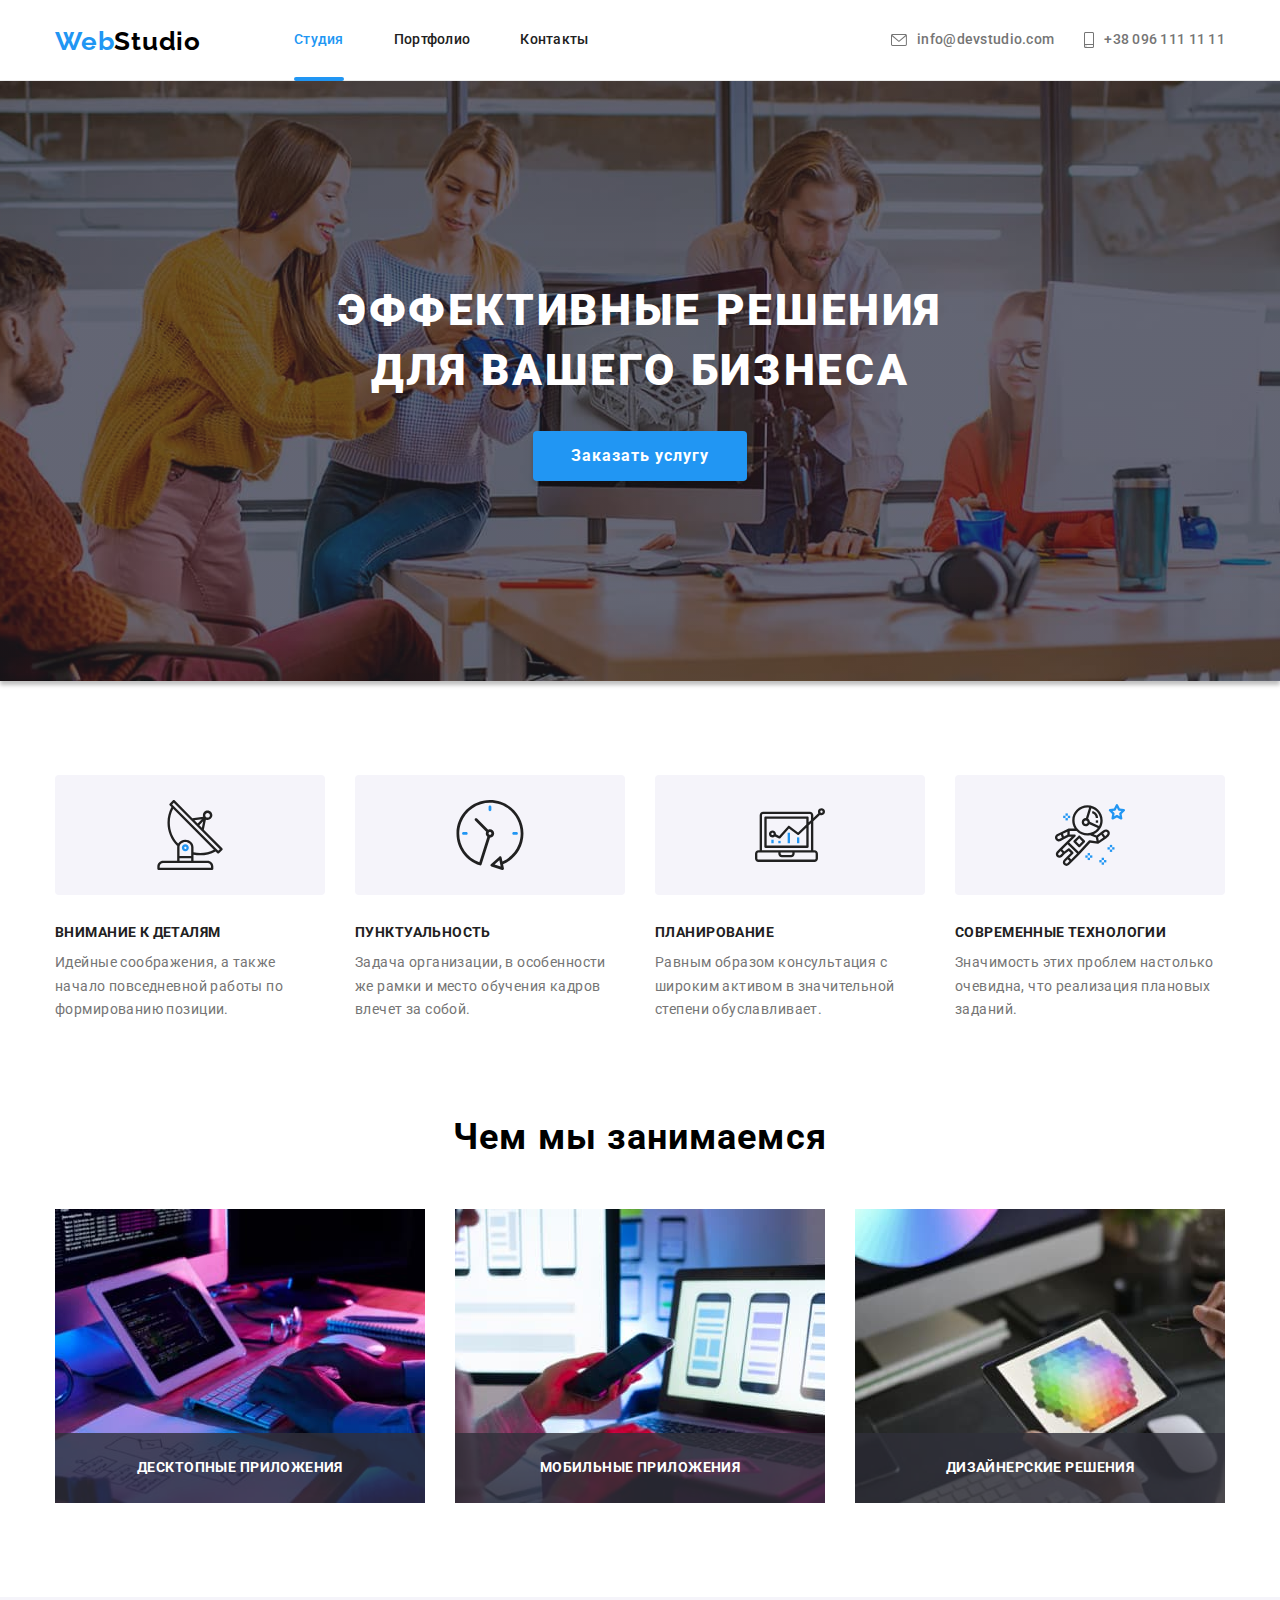
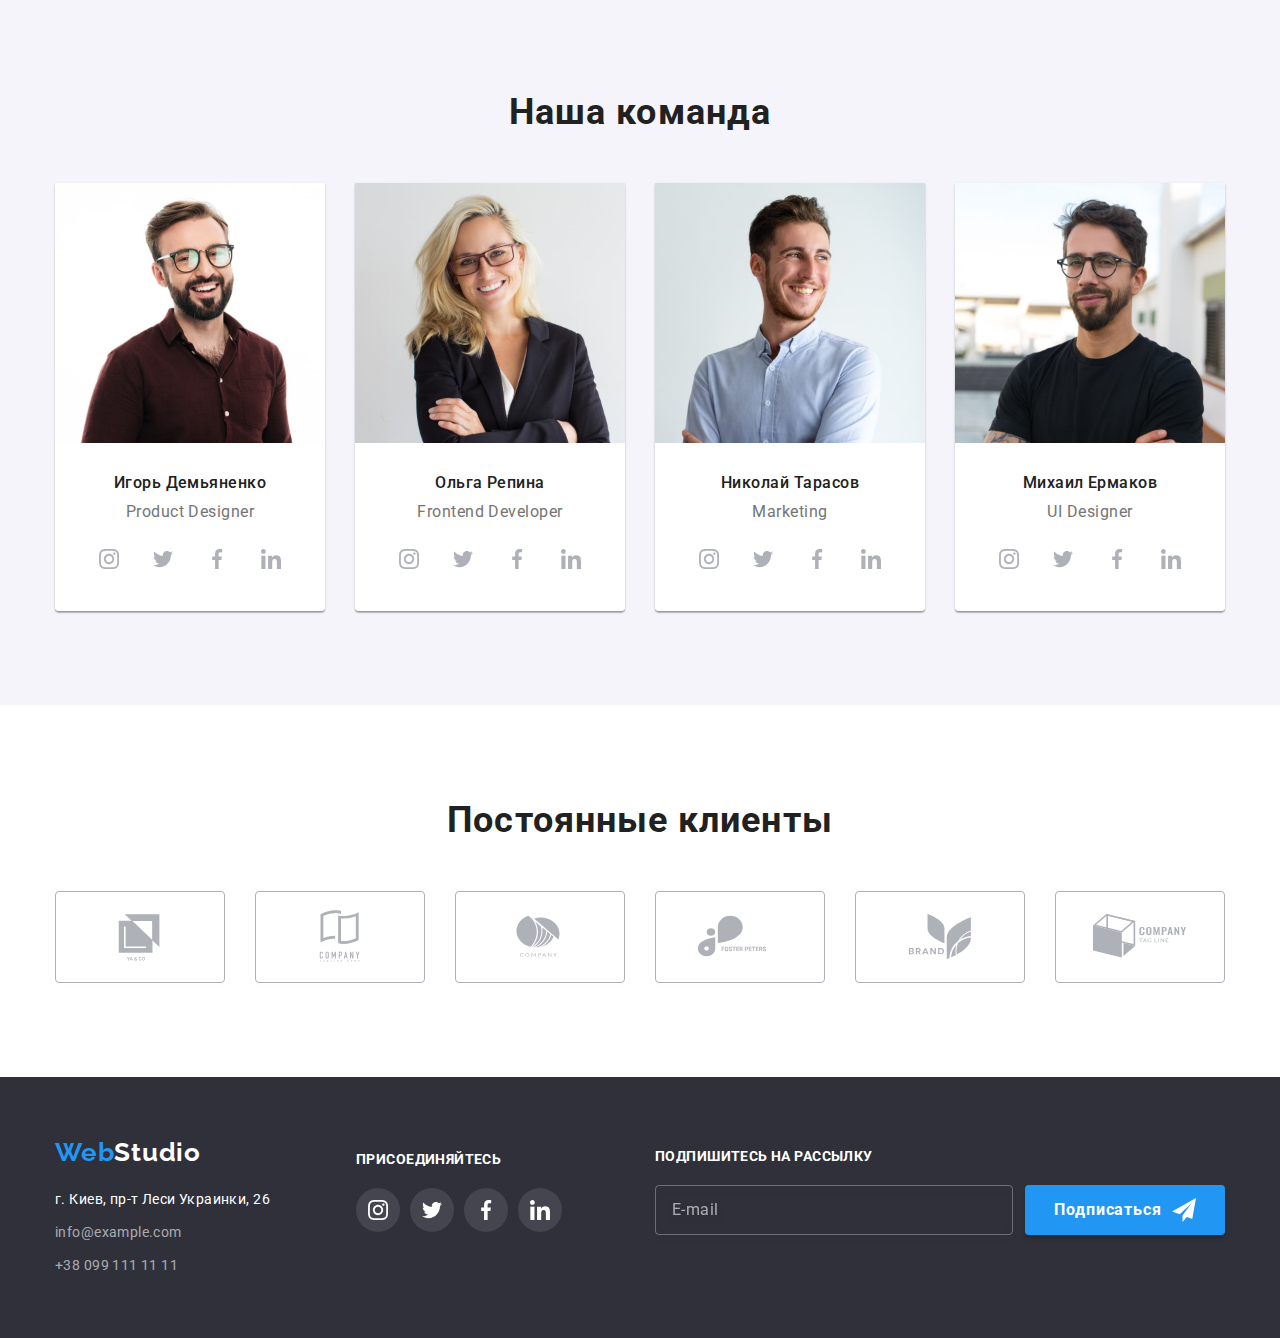
<file: index.html>
<!DOCTYPE html>
<html lang="ru">
	<head>
		<meta charset="UTF-8" />
		<meta http-equiv="X-UA-Compatible" content="IE=edge" />
		<meta name="viewport" content="width=device-width, initial-scale=1.0" />
		<link rel="preconnect" href="https://fonts.googleapis.com" />
		<link rel="preconnect" href="https://fonts.gstatic.com" crossorigin />
		<link
			href="https://fonts.googleapis.com/css2?family=Raleway:wght@700&family=Roboto:wght@400;500;700;900&display=swap"
			rel="stylesheet"
		/>
		<title>Студия</title>
		<link
			rel="stylesheet"
			href="https://cdnjs.cloudflare.com/ajax/libs/modern-normalize/1.1.0/modern-normalize.min.css"
		/>
		<link rel="stylesheet" href="./css/main.min.css" />
	</head>
	<body>
		<header class="header">
			<div class="container">
				<a href="" class="logo-header link">
					<span class="logo-web" lang="en">Web</span>
					<span class="logo-studio logo-studio--dark" lang="en">Studio</span>
				</a>
				<nav class="nav">
					<ul class="nav__list list">
						<li class="nav__item"><a href="" class="nav__link link current">Студия</a></li>
						<li class="nav__item"><a href="./portfolio.html" class="nav__link link">Портфолио</a></li>
						<li class="nav__item"><a href="" class="nav__link link">Контакты</a></li>
					</ul>
				</nav>
				<ul class="contacts list">
					<li class="contacts__item mail">
						<a href="mailto:info@devstudio.com" class="contacts__link link">
							<svg class="contacts__icon" width="16" height="12">
								<use href="./images/icons.svg#icon-envelope"></use>
							</svg>
							info@devstudio.com
						</a>
					</li>
					<li class="contacts__item phone">
						<a href="tel:+380961111111" class="contacts__link link">
							<svg class="contacts__icon" width="10" height="16">
								<use href="./images/icons.svg#icon-smartphone"></use>
							</svg>
							+38 096 111 11 11
						</a>
					</li>
				</ul>
				<button type="button" class="menu-open-btn">
					<svg class="menu-open-btn__icon" width="24" height="16">
						<use href="./images/icons.svg#icon-menu"></use>
					</svg>
				</button>
			</div>
			<div class="mob-menu is-hidden">
				<div class="container">
					<div class="mob-menu__top">
						<button type="button" class="close-open-btn">
							<svg class="mob-menu__icon" width="19" height="19">
								<use href="./images/icons.svg#icon-mobmenu-close"></use>
							</svg>
						</button>
						<ul class="mob-menu__list list">
							<li class="mob-menu__item"><a href="" class="mob-menu__link link current">Студия</a></li>
							<li class="mob-menu__item"><a href="./portfolio.html" class="mob-menu__link link">Портфолио</a></li>
							<li class="mob-menu__item"><a href="" class="mob-menu__link link">Контакты</a></li>
						</ul>
					</div>
					<div class="mob-menu__bottom">
						<ul class="mob-menu-contacts list">
							<li class="mob-menu-contacts__item phone">
								<a href="tel:+380961111111" class="mob-menu-contacts__link phone link">+38 096 111 11 11</a>
							</li>
							<li class="mob-menu-contacts__item mail">
								<a href="mailto:info@devstudio.com" class="mob-menu-contacts__link mail link">info@devstudio.com</a>
							</li>
						</ul>
						<ul class="mob-menu-soc list">
							<li class="mob-menu-soc__item">
								<a href="" class="mob-menu-soc__link link">Instagram</a>
							</li>
							<li class="mob-menu-soc__item">
								<a href="" class="mob-menu-soc__link link">Twitter</a>
							</li>
							<li class="mob-menu-soc__item">
								<a href="" class="mob-menu-soc__link link">Facebook</a>
							</li>
							<li class="mob-menu-soc__item">
								<a href="" class="mob-menu-soc__link link">LinkedIn</a>
							</li>
						</ul>
					</div>
				</div>
			</div>
		</header>
		<main>
			<section class="hero">
				<div class="container background-image">
					<div class="hero-content">
						<h1 class="hero-title">Эффективные решения для вашего бизнеса</h1>
						<button type="button" class="btn" data-modal-open><span class="order">Заказать услугу</span></button>
					</div>
				</div>
			</section>
			<section class="benefits-sec">
				<div class="container">
					<h2 class="visually-hidden">Наши преимущества</h2>
					<ul class="benefits list">
						<li class="benefits__item">
							<div class="benefits__icon">
								<svg class="benefits__svg" width="70" height="70">
									<use href="./images/icons.svg#icon-antenna"></use>
								</svg>
							</div>
							<h3 class="benefits__title">Внимание к деталям</h3>
							<p class="benefits__body">
								Идейные соображения, а также начало повседневной работы по формированию позиции.
							</p>
						</li>
						<li class="benefits__item">
							<div class="benefits__icon">
								<svg class="benefits__svg" width="70" height="70">
									<use href="./images/icons.svg#icon-clock"></use>
								</svg>
							</div>
							<h3 class="benefits__title">Пунктуальность</h3>
							<p class="benefits__body">
								Задача организации, в особенности же рамки и место обучения кадров влечет за собой.
							</p>
						</li>
						<li class="benefits__item">
							<div class="benefits__icon">
								<svg class="benefits__svg" width="70" height="70">
									<use href="./images/icons.svg#icon-diagram"></use>
								</svg>
							</div>
							<h3 class="benefits__title">Планирование</h3>
							<p class="benefits__body">
								Равным образом консультация с широким активом в значительной степени обуславливает.
							</p>
						</li>
						<li class="benefits__item">
							<div class="benefits__icon">
								<svg class="benefits__svg" width="70" height="70">
									<use href="./images/icons.svg#icon-astronaut"></use>
								</svg>
							</div>
							<h3 class="benefits__title">Современные технологии</h3>
							<p class="benefits__body">Значимость этих проблем настолько очевидна, что реализация плановых заданий.</p>
						</li>
					</ul>
				</div>
			</section>
			<section class="activity">
				<div class="container">
					<h2 class="activity-title">Чем мы занимаемся</h2>
					<ul class="activity-list list">
						<li class="activity-list-item">
							<picture>
								<source srcset="./images/box-1.jpg 1x, ./images/box-1-2x.jpg 2x" media="(min-width: 1200px)" />
								<img src="./images/box-1.jpg" alt="Верстка кода" width="370" class="img" />
							</picture>
							<div class="activity-label"><p class="activity-label-text">ДЕСКТОПНЫЕ ПРИЛОЖЕНИЯ</p></div>
						</li>
						<li class="activity-list-item">
							<picture>
								<source srcset="./images/box-2.jpg 1x, ./images/box-2-2x.jpg 2x" media="(min-width: 1200px)" />
								<img src="./images/box-2.jpg" alt="Структурирование контента" width="370" class="img" />
							</picture>
							<div class="activity-label"><p class="activity-label-text">МОБИЛЬНЫЕ ПРИЛОЖЕНИЯ</p></div>
						</li>
						<li class="activity-list-item">
							<picture>
								<source srcset="./images/box-3.jpg 1x, ./images/box-3-2x.jpg 2x" media="(min-width: 1200px)" />
								<img src="./images/box-3.jpg" alt="Стилизация" width="370" class="img" />
							</picture>
							<div class="activity-label"><p class="activity-label-text">ДИЗАЙНЕРСКИЕ РЕШЕНИЯ</p></div>
						</li>
					</ul>
				</div>
			</section>
			<section class="stuff-back">
				<div class="container">
					<h2 class="stuff">Наша команда</h2>
					<ul class="stuff-list list">
						<li class="stuff-list-item">
							<picture>
								<source
									srcset="./images/member-1.jpg 1x, ./images/member-1-2x-min.jpg 2x"
									media="(min-width: 1200px)"
								/>
								<source
									srcset="./images/member-1-tab-min.jpg 1x, ./images/member-1-tab-2x-min.jpg 2x"
									media="(min-width: 768px)"
								/>
								<source
									srcset="./images/member-1-mob-min.jpg 1x, ./images/member-1-mob-2x-min.jpg 2x"
									media="(min-width: 320px)"
								/>
								<img src="./images/member-1.jpg" alt="Игорь Демьяненко" width="270" class="img" />
							</picture>

							<div class="title-card">
								<h3 class="stuff-list-title">Игорь Демьяненко</h3>
								<p lang="en" class="stuff-list-position">Product Designer</p>
								<ul class="stuff-soc-list list">
									<li class="stuff-soc-item">
										<a href="" class="stuff-soc-link link">
											<svg class="stuff-soc-icon" width="20" height="20">
												<use href="./images/icons.svg#icon-instagram"></use>
											</svg>
										</a>
									</li>
									<li class="stuff-soc-item">
										<a href="" class="stuff-soc-link link">
											<svg class="stuff-soc-icon" width="20" height="20">
												<use href="./images/icons.svg#icon-twitter"></use>
											</svg>
										</a>
									</li>
									<li class="stuff-soc-item">
										<a href="" class="stuff-soc-link link">
											<svg class="stuff-soc-icon" width="20" height="20">
												<use href="./images/icons.svg#icon-facebook"></use>
											</svg>
										</a>
									</li>
									<li class="stuff-soc-item">
										<a href="" class="stuff-soc-link link">
											<svg class="stuff-soc-icon" width="20" height="20">
												<use href="./images/icons.svg#icon-linkedin"></use>
											</svg>
										</a>
									</li>
								</ul>
							</div>
						</li>
						<li class="stuff-list-item">
							<picture>
								<source
									srcset="./images/member-2.jpg 1x, ./images/member-2-2x-min.jpg 2x"
									media="(min-width: 1200px)"
								/>
								<source
									srcset="./images/member-2-tab-min.jpg 1x, ./images/member-2-tab-2x-min.jpg 2x"
									media="(min-width: 768px)"
								/>
								<source
									srcset="./images/member-2-mob-min.jpg 1x, ./images/member-2-mob-2x-min.jpg 2x"
									media="(min-width: 320px)"
								/>
								<img src="./images/member-2.jpg" alt="Ольга Репина" width="270" class="img" />
							</picture>
							<div class="title-card">
								<h3 class="stuff-list-title">Ольга Репина</h3>
								<p lang="en" class="stuff-list-position">Frontend Developer</p>
								<ul class="stuff-soc-list list">
									<li class="stuff-soc-item">
										<a href="" class="stuff-soc-link link">
											<svg class="stuff-soc-icon" width="20" height="20">
												<use href="./images/icons.svg#icon-instagram"></use>
											</svg>
										</a>
									</li>
									<li class="stuff-soc-item">
										<a href="" class="stuff-soc-link link">
											<svg class="stuff-soc-icon" width="20" height="20">
												<use href="./images/icons.svg#icon-twitter"></use>
											</svg>
										</a>
									</li>
									<li class="stuff-soc-item">
										<a href="" class="stuff-soc-link link">
											<svg class="stuff-soc-icon" width="20" height="20">
												<use href="./images/icons.svg#icon-facebook"></use>
											</svg>
										</a>
									</li>
									<li class="stuff-soc-item">
										<a href="" class="stuff-soc-link link">
											<svg class="stuff-soc-icon" width="20" height="20">
												<use href="./images/icons.svg#icon-linkedin"></use>
											</svg>
										</a>
									</li>
								</ul>
							</div>
						</li>
						<li class="stuff-list-item">
							<picture>
								<source
									srcset="./images/member-3.jpg 1x, ./images/member-3-2x-min.jpg 2x"
									media="(min-width: 1200px)"
								/>
								<source
									srcset="./images/member-3-tab-min.jpg 1x, ./images/member-3-tab-2x-min.jpg 2x"
									media="(min-width: 768px)"
								/>
								<source
									srcset="./images/member-3-mob-min.jpg 1x, ./images/member-3-mob-2x-min.jpg 2x"
									media="(min-width: 320px)"
								/>
								<img src="./images/member-3.jpg" alt="Николай Тарасов" width="270" class="img" />
							</picture>
							<div class="title-card">
								<h3 class="stuff-list-title">Николай Тарасов</h3>
								<p lang="en" class="stuff-list-position">Marketing</p>
								<ul class="stuff-soc-list list">
									<li class="stuff-soc-item">
										<a href="" class="stuff-soc-link link">
											<svg class="stuff-soc-icon" width="20" height="20">
												<use href="./images/icons.svg#icon-instagram"></use>
											</svg>
										</a>
									</li>
									<li class="stuff-soc-item">
										<a href="" class="stuff-soc-link link">
											<svg class="stuff-soc-icon" width="20" height="20">
												<use href="./images/icons.svg#icon-twitter"></use>
											</svg>
										</a>
									</li>
									<li class="stuff-soc-item">
										<a href="" class="stuff-soc-link link">
											<svg class="stuff-soc-icon" width="20" height="20">
												<use href="./images/icons.svg#icon-facebook"></use>
											</svg>
										</a>
									</li>
									<li class="stuff-soc-item">
										<a href="" class="stuff-soc-link link">
											<svg class="stuff-soc-icon" width="20" height="20">
												<use href="./images/icons.svg#icon-linkedin"></use>
											</svg>
										</a>
									</li>
								</ul>
							</div>
						</li>
						<li class="stuff-list-item">
							<picture>
								<source
									srcset="./images/member-4.jpg 1x, ./images/member-4-2x-min.jpg 2x"
									media="(min-width: 1200px)"
								/>
								<source
									srcset="./images/member-4-tab-min.jpg 1x, ./images/member-4-tab-2x-min.jpg 2x"
									media="(min-width: 768px)"
								/>
								<source
									srcset="./images/member-4-mob-min.jpg 1x, ./images/member-4-mob-2x-min.jpg 2x"
									media="(min-width: 320px)"
								/>
								<img src="./images/member-4.jpg" alt="Михаил Ермаков" width="270" class="img" />
							</picture>
							<div class="title-card">
								<h3 class="stuff-list-title">Михаил Ермаков</h3>
								<p lang="en" class="stuff-list-position">UI Designer</p>
								<ul class="stuff-soc-list list">
									<li class="stuff-soc-item">
										<a href="" class="stuff-soc-link link">
											<svg class="stuff-soc-icon" width="20" height="20">
												<use href="./images/icons.svg#icon-instagram"></use>
											</svg>
										</a>
									</li>
									<li class="stuff-soc-item">
										<a href="" class="stuff-soc-link link">
											<svg class="stuff-soc-icon" width="20" height="20">
												<use href="./images/icons.svg#icon-twitter"></use>
											</svg>
										</a>
									</li>
									<li class="stuff-soc-item">
										<a href="" class="stuff-soc-link link">
											<svg class="stuff-soc-icon" width="20" height="20">
												<use href="./images/icons.svg#icon-facebook"></use>
											</svg>
										</a>
									</li>
									<li class="stuff-soc-item">
										<a href="" class="stuff-soc-link link">
											<svg class="stuff-soc-icon" width="20" height="20">
												<use href="./images/icons.svg#icon-linkedin"></use>
											</svg>
										</a>
									</li>
								</ul>
							</div>
						</li>
					</ul>
				</div>
			</section>
			<section class="clients">
				<div class="container">
					<h2 class="clients-title">Постоянные клиенты</h2>
					<ul class="clients-list list">
						<li class="clients-item">
							<a href="" class="clients-link link">
								<svg class="clients-icon" width="106" height="60">
									<use href="./images/icons.svg#icon-Logo"></use>
								</svg>
							</a>
						</li>
						<li class="clients-item">
							<a href="" class="clients-link link">
								<svg class="clients-icon" width="106" height="60">
									<use href="./images/icons.svg#icon-Logo-1"></use>
								</svg>
							</a>
						</li>
						<li class="clients-item">
							<a href="" class="clients-link link">
								<svg class="clients-icon" width="106" height="60">
									<use href="./images/icons.svg#icon-Logo-2"></use>
								</svg>
							</a>
						</li>
						<li class="clients-item">
							<a href="" class="clients-link link">
								<svg class="clients-icon" width="106" height="60">
									<use href="./images/icons.svg#icon-Logo-3"></use>
								</svg>
							</a>
						</li>
						<li class="clients-item">
							<a href="" class="clients-link link">
								<svg class="clients-icon" width="106" height="60">
									<use href="./images/icons.svg#icon-Logo-4"></use>
								</svg>
							</a>
						</li>
						<li class="clients-item">
							<a href="" class="clients-link link">
								<svg class="clients-icon" width="106" height="60">
									<use href="./images/icons.svg#icon-Logo-5"></use>
								</svg>
							</a>
						</li>
					</ul>
				</div>
			</section>
		</main>
		<footer class="footer">
			<div class="container footer-flex">
				<div class="footer-tab-flex">
					<div class="footer-item-1">
						<a href="" class="logo-footer link">
							<span class="logo-web" lang="en">Web</span>
							<span class="logo-studio-footer" lang="en">Studio</span>
						</a>
						<address class="address">
							<ul class="list">
								<li class=""><a href="" class="address-street link">г. Киев, пр-т Леси Украинки, 26</a></li>
								<li class="mail-margin">
									<a href="mailto:info@example.com" class="address-item link">info@example.com</a>
								</li>
								<li><a href="tel:+380991111111" class="address-item link">+38 099 111 11 11</a></li>
							</ul>
						</address>
					</div>
					<div class="footer-item-2">
						<p class="footer-title">Присоединяйтесь</p>
						<ul class="footer-soc-list list">
							<li class="footer-soc-item">
								<a href="" class="footer-soc-link link">
									<svg class="footer-soc-icon" width="20" height="20">
										<use href="./images/icons.svg#icon-instagram"></use>
									</svg>
								</a>
							</li>
							<li class="footer-soc-item">
								<a href="" class="footer-soc-link link">
									<svg class="footer-soc-icon" width="20" height="20">
										<use href="./images/icons.svg#icon-twitter"></use>
									</svg>
								</a>
							</li>
							<li class="footer-soc-item">
								<a href="" class="footer-soc-link link">
									<svg class="footer-soc-icon" width="20" height="20">
										<use href="./images/icons.svg#icon-facebook"></use>
									</svg>
								</a>
							</li>
							<li class="footer-soc-item">
								<a href="" class="footer-soc-link link">
									<svg class="footer-soc-icon" width="20" height="20">
										<use href="./images/icons.svg#icon-linkedin"></use>
									</svg>
								</a>
							</li>
						</ul>
					</div>
				</div>
				<div class="footer-item-3">
					<p class="footer-title">Подпишитесь на рассылку</p>
					<form class="footer-form">
						<label>
							<input type="email" name="email-submit" class="email-submit" placeholder="E-mail" required />
						</label>
						<button type="submit" class="btn footer-btn">
							<span class="footer-order">Подписаться</span>
							<svg class="" width="24" height="24">
								<use href="./images/icons.svg#icon-send"></use>
							</svg>
						</button>
					</form>
				</div>
			</div>
		</footer>
		<div class="backdrop is-hidden" data-modal>
			<div class="modal">
				<button type="button" class="modal-close-btn" data-modal-close>
					<svg class="modal-close-vector" width="30" height="30">
						<use href="./images/icons.svg#icon-Vector"></use>
					</svg>
				</button>
				<p class="modal-title">Оставьте свои данные, мы вам перезвоним</p>
				<form class="modal-form">
					<div class="modal-field">
						<label for="user-name" class="modal-label">Имя</label>
						<div class="input-wrap">
							<input type="text" class="modal-input" name="user-name" id="user-name" required />
							<svg class="input-icon" width="18" height="18">
								<use href="./images/icons.svg#icon-person-modal"></use>
							</svg>
						</div>
					</div>
					<div class="modal-field">
						<label for="user-tel" class="modal-label">Телефон</label>
						<div class="input-wrap">
							<input type="tel" class="modal-input" name="user-tel" id="user-tel" required />
							<svg class="input-icon" width="18" height="18">
								<use href="./images/icons.svg#icon-phone-modal"></use>
							</svg>
						</div>
					</div>
					<div class="modal-field">
						<label for="user-mail" class="modal-label">Почта</label>
						<div class="input-wrap">
							<input type="email" class="modal-input" name="user-mail" id="user-mail" required />
							<svg class="input-icon" width="18" height="18">
								<use href="./images/icons.svg#icon-email-modal"></use>
							</svg>
						</div>
					</div>
					<div class="modal-field-text">
						<label for="user-comment" class="modal-label">Комментарий</label>
						<textarea class="modal-text" name="user-comment" id="user-comment" placeholder="Введите текст"></textarea>
					</div>
					<div class="modal-field-checkbox">
						<label class="check-text">
							<input type="checkbox" name="privacy" class="input-check visually-hidden" />
							<span class="icon-uncheked">
								<svg width="16" height="15">
									<use href="./images/icons.svg#icon-uncheked"></use>
								</svg>
							</span>
							<span class="icon-cheked">
								<svg width="16" height="15">
									<use href="./images/icons.svg#icon-cheked"></use>
								</svg>
							</span>
							Соглашаюсь с рассылкой и принимаю
							<a href="">Условия договора</a>
						</label>
					</div>
					<button type="submit" class="btn modal-submit-btn"><span class="order">Отправить</span></button>
				</form>
			</div>
		</div>
		<script src="./js/modal.js"></script>
		<script src="./js/menu.js"></script>
	</body>
</html>
</file>
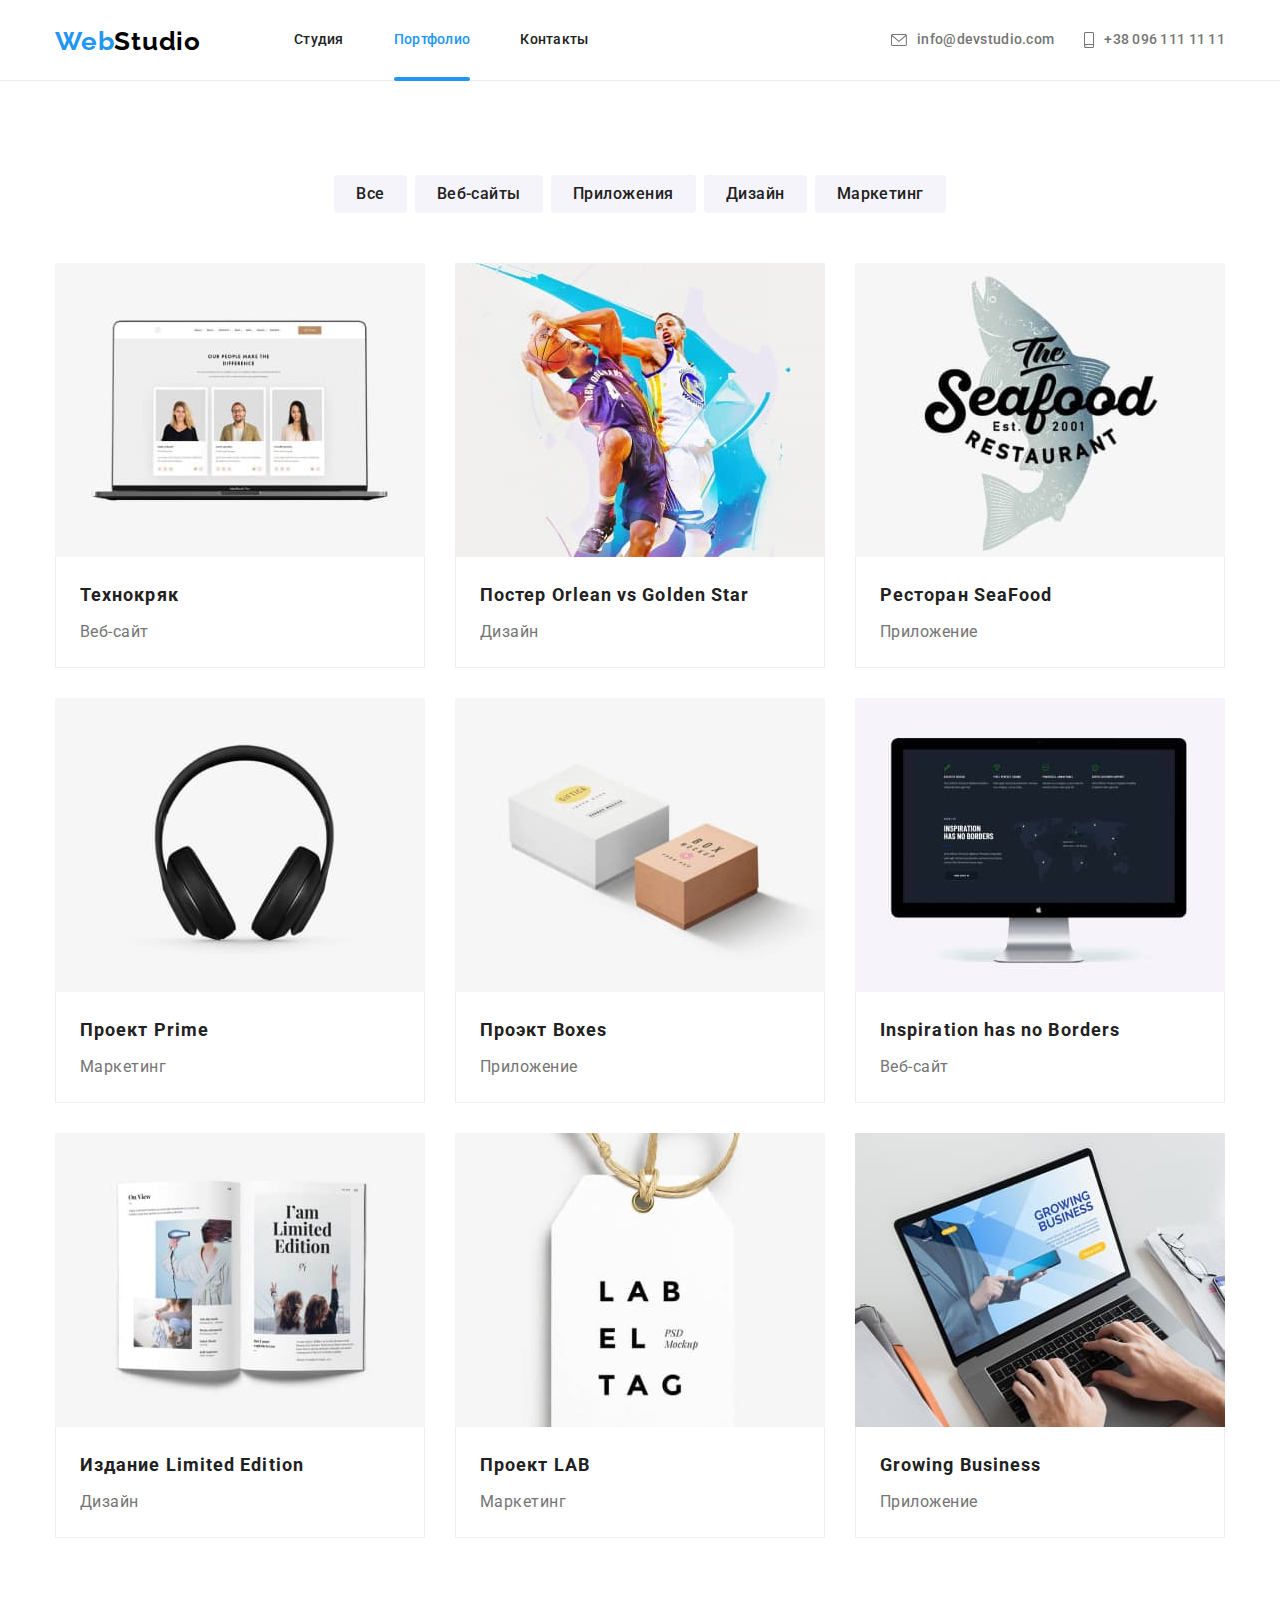
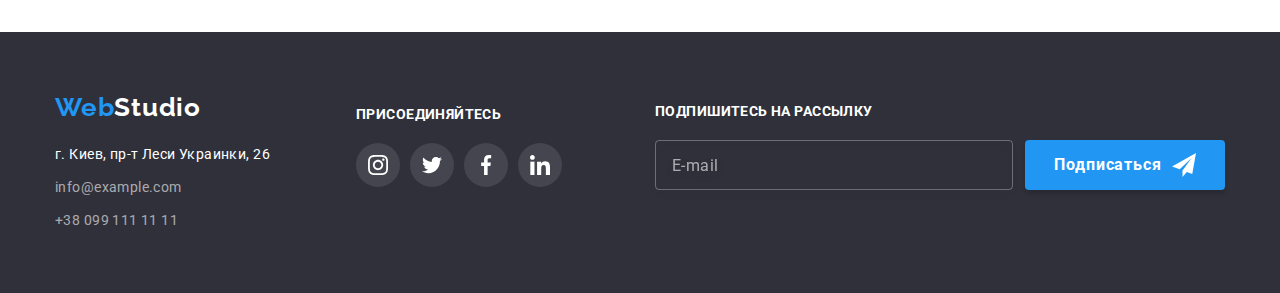
<file: portfolio.html>
<!DOCTYPE html>
<html lang="ru">
	<head>
		<meta charset="UTF-8" />
		<meta http-equiv="X-UA-Compatible" content="IE=edge" />
		<meta name="viewport" content="width=device-width, initial-scale=1.0" />
		<link rel="preconnect" href="https://fonts.googleapis.com" />
		<link rel="preconnect" href="https://fonts.gstatic.com" crossorigin />
		<link
			href="https://fonts.googleapis.com/css2?family=Raleway:wght@700&family=Roboto:wght@400;500;700;900&display=swap"
			rel="stylesheet"
		/>
		<title>Портфолио</title>
		<link
			rel="stylesheet"
			href="https://cdnjs.cloudflare.com/ajax/libs/modern-normalize/1.1.0/modern-normalize.min.css"
		/>
		<link rel="stylesheet" href="./css/main.min.css" />
	</head>
	<body>
		<header class="header">
			<div class="container">
				<a href="" class="logo-header link">
					<span class="logo-web" lang="en">Web</span>
					<span class="logo-studio logo-studio--dark" lang="en">Studio</span>
				</a>
				<nav class="nav">
					<ul class="nav__list list">
						<li class="nav__item"><a href="./index.html" class="nav__link link">Студия</a></li>
						<li class="nav__item"><a href="./portfolio.html" class="nav__link link current">Портфолио</a></li>
						<li class="nav__item"><a href="" class="nav__link link">Контакты</a></li>
					</ul>
				</nav>
				<ul class="contacts list">
					<li class="contacts__item mail">
						<a href="mailto:info@devstudio.com" class="contacts__link link">
							<svg class="contacts__icon" width="16" height="12">
								<use href="./images/icons.svg#icon-envelope"></use>
							</svg>
							info@devstudio.com
						</a>
					</li>
					<li class="contacts__item phone">
						<a href="tel:+380961111111" class="contacts__link link">
							<svg class="contacts__icon" width="10" height="16">
								<use href="./images/icons.svg#icon-smartphone"></use>
							</svg>
							+38 096 111 11 11
						</a>
					</li>
				</ul>
				<button type="button" class="menu-open-btn">
					<svg class="menu-open-btn__icon" width="24" height="16">
						<use href="./images/icons.svg#icon-menu"></use>
					</svg>
				</button>
			</div>
			<div class="mob-menu is-hidden">
				<div class="container">
					<div class="mob-menu__top">
						<button type="button" class="close-open-btn">
							<svg class="mob-menu__icon" width="19" height="19">
								<use href="./images/icons.svg#icon-mobmenu-close"></use>
							</svg>
						</button>
						<ul class="mob-menu__list list">
							<li class="mob-menu__item"><a href="./index.html" class="mob-menu__link link">Студия</a></li>
							<li class="mob-menu__item">
								<a href="./portfolio.html" class="mob-menu__link link current">Портфолио</a>
							</li>
							<li class="mob-menu__item"><a href="" class="mob-menu__link link">Контакты</a></li>
						</ul>
					</div>
					<div class="mob-menu__bottom">
						<ul class="mob-menu-contacts list">
							<li class="mob-menu-contacts__item phone">
								<a href="tel:+380961111111" class="mob-menu-contacts__link phone link">+38 096 111 11 11</a>
							</li>
							<li class="mob-menu-contacts__item mail">
								<a href="mailto:info@devstudio.com" class="mob-menu-contacts__link mail link">info@devstudio.com</a>
							</li>
						</ul>
						<ul class="mob-menu-soc list">
							<li class="mob-menu-soc__item">
								<a href="" class="mob-menu-soc__link link">Instagram</a>
							</li>
							<li class="mob-menu-soc__item">
								<a href="" class="mob-menu-soc__link link">Twitter</a>
							</li>
							<li class="mob-menu-soc__item">
								<a href="" class="mob-menu-soc__link link">Facebook</a>
							</li>
							<li class="mob-menu-soc__item">
								<a href="" class="mob-menu-soc__link link">LinkedIn</a>
							</li>
						</ul>
					</div>
				</div>
			</div>
		</header>
		<main>
			<section class="section">
				<div class="container">
					<h1 class="visually-hidden">Наши проекты</h1>
					<ul class="port-btn-list list">
						<li class="port-btn-item"><button type="button" class="port-btn">Все</button></li>
						<li class="port-btn-item"><button type="button" class="port-btn">Веб-сайты</button></li>
						<li class="port-btn-item"><button type="button" class="port-btn">Приложения</button></li>
						<li class="port-btn-item"><button type="button" class="port-btn">Дизайн</button></li>
						<li class="port-btn-item"><button type="button" class="port-btn">Маркетинг</button></li>
					</ul>
					<ul class="projects-list list">
						<li class="project-list-item">
							<a href="" class="link port-hover">
								<div class="port-cover-wrap">
									<picture>
										<source srcset="./images/img-1.jpg 1x, ./images/img-1-2x-min.jpg 2x" media="(min-width: 1200px)" />
										<source
											srcset="./images/img-1-tab-min.jpg 1x, ./images/img-1-tab-2x-min.jpg 2x"
											media="(min-width: 768px)"
										/>
										<source
											srcset="./images/img-1-mob-min.jpg 1x, ./images/img-1-mob-2x-min.jpg 2x"
											media="(min-width: 320px)"
										/>
										<img src="./images/img-1.jpg" alt="Превью сайта Технокряк" width="370" class="img" />
									</picture>

									<p class="port-cover">
										Ресурс предлагает комплексные предложения с разным уровнем функционала и сервисов. Все это позволит
										посетителю получить исчерпывающие сведения о компании или частном лице.
									</p>
								</div>
								<div class="title-card-prt">
									<h2 class="projects-title">Технокряк</h2>
									<p class="projects-item">Веб-сайт</p>
								</div>
							</a>
						</li>
						<li class="project-list-item">
							<a href="" class="link port-hover">
								<div class="port-cover-wrap">
									<picture>
										<source srcset="./images/img-2.jpg 1x, ./images/img-2-2x-min.jpg 2x" media="(min-width: 1200px)" />
										<source
											srcset="./images/img-2-tab-min.jpg 1x, ./images/img-2-tab-2x-min.jpg 2x"
											media="(min-width: 768px)"
										/>
										<source
											srcset="./images/img-2-mob-min.jpg 1x, ./images/img-2-mob-2x-min.jpg 2x"
											media="(min-width: 320px)"
										/>
										<img src="./images/img-2.jpg" alt="Постер Orlean vs Golden Star" width="370" class="img" />
									</picture>

									<p class="port-cover">
										Ресурс предлагает комплексные предложения с разным уровнем функционала и сервисов. Все это позволит
										посетителю получить исчерпывающие сведения о компании или частном лице.
									</p>
								</div>
								<div class="title-card-prt">
									<h2 class="projects-title">
										Постер
										<span lang="en">Orlean vs Golden Star</span>
									</h2>
									<p class="projects-item">Дизайн</p>
								</div>
							</a>
						</li>
						<li class="project-list-item">
							<a href="" class="link port-hover">
								<div class="port-cover-wrap">
									<picture>
										<source srcset="./images/img-3.jpg 1x, ./images/img-3-2x-min.jpg 2x" media="(min-width: 1200px)" />
										<source
											srcset="./images/img-3-tab-min.jpg 1x, ./images/img-3-tab-2x-min.jpg 2x"
											media="(min-width: 768px)"
										/>
										<source
											srcset="./images/img-3-mob-min.jpg 1x, ./images/img-3-mob-2x-min.jpg 2x"
											media="(min-width: 320px)"
										/>
										<img src="./images/img-3.jpg" alt="Логотип ресторана SeaFood" width="370" class="img" />
									</picture>

									<p class="port-cover">
										Ресурс предлагает комплексные предложения с разным уровнем функционала и сервисов. Все это позволит
										посетителю получить исчерпывающие сведения о компании или частном лице.
									</p>
								</div>
								<div class="title-card-prt">
									<h2 class="projects-title">
										Ресторан
										<span lang="en">SeaFood</span>
									</h2>
									<p class="projects-item">Приложение</p>
								</div>
							</a>
						</li>
						<li class="project-list-item">
							<a href="" class="link port-hover">
								<div class="port-cover-wrap">
									<picture>
										<source srcset="./images/img-4.jpg 1x, ./images/img-4-2x-min.jpg 2x" media="(min-width: 1200px)" />
										<source
											srcset="./images/img-4-tab-min.jpg 1x, ./images/img-4-tab-2x-min.jpg 2x"
											media="(min-width: 768px)"
										/>
										<source
											srcset="./images/img-4-mob-min.jpg 1x, ./images/img-4-mob-2x-min.jpg 2x"
											media="(min-width: 320px)"
										/>
										<img src="./images/img-4.jpg" alt="Логотип проекта Prime" width="370" class="img" />
									</picture>

									<p class="port-cover">
										Ресурс предлагает комплексные предложения с разным уровнем функционала и сервисов. Все это позволит
										посетителю получить исчерпывающие сведения о компании или частном лице.
									</p>
								</div>
								<div class="title-card-prt">
									<h2 class="projects-title">
										Проект
										<span lang="en">Prime</span>
									</h2>
									<p class="projects-item">Маркетинг</p>
								</div>
							</a>
						</li>
						<li class="project-list-item">
							<a href="" class="link port-hover">
								<div class="port-cover-wrap">
									<picture>
										<source srcset="./images/img-5.jpg 1x, ./images/img-5-2x-min.jpg 2x" media="(min-width: 1200px)" />
										<source
											srcset="./images/img-5-tab-min.jpg 1x, ./images/img-5-tab-2x-min.jpg 2x"
											media="(min-width: 768px)"
										/>
										<source
											srcset="./images/img-5-mob-min.jpg 1x, ./images/img-5-mob-2x-min.jpg 2x"
											media="(min-width: 320px)"
										/>
										<img src="./images/img-5.jpg" alt="Логотип проекта Boxes" width="370" class="img" />
									</picture>

									<p class="port-cover">
										Ресурс предлагает комплексные предложения с разным уровнем функционала и сервисов. Все это позволит
										посетителю получить исчерпывающие сведения о компании или частном лице.
									</p>
								</div>
								<div class="title-card-prt">
									<h2 class="projects-title">
										Проэкт
										<span lang="en">Boxes</span>
									</h2>
									<p class="projects-item">Приложение</p>
								</div>
							</a>
						</li>
						<li class="project-list-item">
							<a href="" class="link port-hover">
								<div class="port-cover-wrap">
									<picture>
										<source srcset="./images/img-6.jpg 1x, ./images/img-6-2x-min.jpg 2x" media="(min-width: 1200px)" />
										<source
											srcset="./images/img-6-tab-min.jpg 1x, ./images/img-6-tab-2x-min.jpg 2x"
											media="(min-width: 768px)"
										/>
										<source
											srcset="./images/img-6-mob-min.jpg 1x, ./images/img-6-mob-2x-min.jpg 2x"
											media="(min-width: 320px)"
										/>
										<img
											src="./images/img-6.jpg"
											alt="Превью сайта Inspiration has no Borders"
											width="370"
											class="img"
										/>
									</picture>

									<p class="port-cover">
										Ресурс предлагает комплексные предложения с разным уровнем функционала и сервисов. Все это позволит
										посетителю получить исчерпывающие сведения о компании или частном лице.
									</p>
								</div>
								<div class="title-card-prt">
									<h2 lang="en" class="projects-title">Inspiration has no Borders</h2>
									<p class="projects-item">Веб-сайт</p>
								</div>
							</a>
						</li>
						<li class="project-list-item">
							<a href="" class="link port-hover">
								<div class="port-cover-wrap">
									<picture>
										<source srcset="./images/img-7.jpg 1x, ./images/img-7-2x-min.jpg 2x" media="(min-width: 1200px)" />
										<source
											srcset="./images/img-7-tab-min.jpg 1x, ./images/img-7-tab-2x-min.jpg 2x"
											media="(min-width: 768px)"
										/>
										<source
											srcset="./images/img-7-mob-min.jpg 1x, ./images/img-7-mob-2x-min.jpg 2x"
											media="(min-width: 320px)"
										/>
										<img src="./images/img-7.jpg" alt="Логотип издания Limited Edition" width="370" class="img" />
									</picture>

									<p class="port-cover">
										Ресурс предлагает комплексные предложения с разным уровнем функционала и сервисов. Все это позволит
										посетителю получить исчерпывающие сведения о компании или частном лице.
									</p>
								</div>
								<div class="title-card-prt">
									<h2 class="projects-title">
										Издание
										<span lang="en">Limited Edition</span>
									</h2>
									<p class="projects-item">Дизайн</p>
								</div>
							</a>
						</li>
						<li class="project-list-item">
							<a href="" class="link port-hover">
								<div class="port-cover-wrap">
									<picture>
										<source srcset="./images/img-8.jpg 1x, ./images/img-8-2x-min.jpg 2x" media="(min-width: 1200px)" />
										<source
											srcset="./images/img-8-tab-min.jpg 1x, ./images/img-8-tab-2x-min.jpg 2x"
											media="(min-width: 768px)"
										/>
										<source
											srcset="./images/img-8-mob-min.jpg 1x, ./images/img-8-mob-2x-min.jpg 2x"
											media="(min-width: 320px)"
										/>
										<img src="./images/img-8.jpg" alt="Логотип проекта LAB" width="370" class="img" />
									</picture>

									<p class="port-cover">
										Ресурс предлагает комплексные предложения с разным уровнем функционала и сервисов. Все это позволит
										посетителю получить исчерпывающие сведения о компании или частном лице.
									</p>
								</div>
								<div class="title-card-prt">
									<h2 class="projects-title">
										Проект
										<span lang="en">LAB</span>
									</h2>
									<p class="projects-item">Маркетинг</p>
								</div>
							</a>
						</li>
						<li class="project-list-item">
							<a href="" class="link port-hover">
								<div class="port-cover-wrap">
									<picture>
										<source srcset="./images/img-9.jpg 1x, ./images/img-9-2x-min.jpg 2x" media="(min-width: 1200px)" />
										<source
											srcset="./images/img-9-tab-min.jpg 1x, ./images/img-9-tab-2x-min.jpg 2x"
											media="(min-width: 768px)"
										/>
										<source
											srcset="./images/img-9-mob-min.jpg 1x, ./images/img-9-mob-2x-min.jpg 2x"
											media="(min-width: 320px)"
										/>
										<img src="./images/img-9.jpg" alt="Логотип приложения Growing Business" width="370" class="img" />
									</picture>

									<p class="port-cover">
										Ресурс предлагает комплексные предложения с разным уровнем функционала и сервисов. Все это позволит
										посетителю получить исчерпывающие сведения о компании или частном лице.
									</p>
								</div>
								<div class="title-card-prt">
									<h2 lang="en" class="projects-title">Growing Business</h2>
									<p class="projects-item">Приложение</p>
								</div>
							</a>
						</li>
					</ul>
				</div>
			</section>
		</main>
		<footer class="footer">
			<div class="container footer-flex">
				<div class="footer-tab-flex">
					<div class="footer-item-1">
						<a href="" class="logo-footer link">
							<span class="logo-web" lang="en">Web</span>
							<span class="logo-studio-footer" lang="en">Studio</span>
						</a>
						<address class="address">
							<ul class="list">
								<li class=""><a href="" class="address-street link">г. Киев, пр-т Леси Украинки, 26</a></li>
								<li class="mail-margin">
									<a href="mailto:info@example.com" class="address-item link">info@example.com</a>
								</li>
								<li><a href="tel:+380991111111" class="address-item link">+38 099 111 11 11</a></li>
							</ul>
						</address>
					</div>
					<div class="footer-item-2">
						<p class="footer-title">Присоединяйтесь</p>
						<ul class="footer-soc-list list">
							<li class="footer-soc-item">
								<a href="" class="footer-soc-link link">
									<svg class="footer-soc-icon" width="20" height="20">
										<use href="./images/icons.svg#icon-instagram"></use>
									</svg>
								</a>
							</li>
							<li class="footer-soc-item">
								<a href="" class="footer-soc-link link">
									<svg class="footer-soc-icon" width="20" height="20">
										<use href="./images/icons.svg#icon-twitter"></use>
									</svg>
								</a>
							</li>
							<li class="footer-soc-item">
								<a href="" class="footer-soc-link link">
									<svg class="footer-soc-icon" width="20" height="20">
										<use href="./images/icons.svg#icon-facebook"></use>
									</svg>
								</a>
							</li>
							<li class="footer-soc-item">
								<a href="" class="footer-soc-link link">
									<svg class="footer-soc-icon" width="20" height="20">
										<use href="./images/icons.svg#icon-linkedin"></use>
									</svg>
								</a>
							</li>
						</ul>
					</div>
				</div>
				<div class="footer-item-3">
					<p class="footer-title">Подпишитесь на рассылку</p>
					<form class="footer-form">
						<label>
							<input type="email" name="email-submit" class="email-submit" placeholder="E-mail" required />
						</label>
						<button type="submit" class="btn footer-btn">
							<span class="footer-order">Подписаться</span>
							<svg class="" width="24" height="24">
								<use href="./images/icons.svg#icon-send"></use>
							</svg>
						</button>
					</form>
				</div>
			</div>
		</footer>
		<script src="./js/menu.js"></script>
	</body>
</html>
</file>
<file: css/main.min.css>
:root{--minor-color: #ffffff;--hero-background: #2f303a;--footer-background: #2f303a;--primary-color: #212121;--secondary-color: #757575;--accent-color: #2196f3;--btn-color: #f5f4fa;--main-font: "Roboto", sans-serif}body{font-family:var(--main-font)}p,h1,h2,h3,h4,h5,h6{margin:0}ul{margin:0;padding-left:0}.list{list-style:none}.link{text-decoration:none}.img{display:block;width:100%;max-width:100%;height:auto}.visually-hidden{position:absolute;white-space:nowrap;width:1px;height:1px;overflow:hidden;border:0;padding:0;clip:rect(0 0 0 0);clip-path:inset(50%);margin:-1px}.btn{min-width:200px;height:50px;background-color:var(--accent-color);cursor:pointer;background-color:#2196f3;box-shadow:0px 4px 4px rgba(0,0,0,.15);border-radius:4px;border:none;transition:background-color 250ms cubic-bezier(0.4, 0, 0.2, 1)}.btn:hover,.btn:focus{background-color:#188ce8}.container{width:100%;padding-left:15px;padding-right:15px;margin:0 auto}@media screen and (min-width: 480px){.container{max-width:480px}}@media screen and (min-width: 768px){.container{max-width:768px}}@media screen and (min-width: 1200px){.container{max-width:1200px}}.header{background-color:var(--minor-color);border-bottom:1px solid #ececec}.header .container{display:flex;justify-content:space-between;height:60px}@media screen and (min-width: 768px){.header .container{height:80px}}.logo-header{font-family:"Raleway",sans-serif;font-size:0px;padding-top:16px;padding-bottom:16px}@media screen and (min-width: 768px){.logo-header{padding-top:26px;padding-bottom:26px;padding-right:80px}}@media screen and (min-width: 1200px){.logo-header{padding-right:93px}}.logo-web{font-weight:700;font-size:24px;line-height:1.17;letter-spacing:.03em;color:var(--accent-color)}@media screen and (min-width: 1200px){.logo-web{font-size:26px;line-height:1.19}}.logo-studio{font-weight:700;font-size:24px;line-height:1.17;letter-spacing:.03em}@media screen and (min-width: 1200px){.logo-studio{font-size:26px;line-height:1.19}}.logo-studio--dark{color:#000}.nav__list{display:flex;align-items:center}.nav{display:none}@media screen and (min-width: 768px){.nav{display:flex}}.nav__item{position:relative}.nav__item:not(:last-child){margin-right:50px}.current.nav__link{color:var(--accent-color)}.nav__link{display:block;padding-top:32px;padding-bottom:32px;min-width:49px;font-weight:500;font-size:14px;line-height:1.14;letter-spacing:.02em;color:var(--primary-color);transition:color 250ms cubic-bezier(0.4, 0, 0.2, 1)}.nav__link:hover,.nav__link:focus{color:var(--accent-color)}.current.nav__link::after{position:absolute;content:"";display:block;width:100%;height:4px;background-color:var(--accent-color);border-radius:2px;bottom:-1px;left:0}.contacts{display:none}@media screen and (min-width: 768px){.contacts{display:flex;flex-direction:column;justify-content:center;margin-left:84px}}@media screen and (min-width: 1200px){.contacts{flex-direction:row;align-items:center;margin-left:auto}}@media screen and (min-width: 768px){.contacts__item.mail{margin-top:21px;margin-bottom:10px}}@media screen and (min-width: 1200px){.contacts__item.mail{margin-top:32px;margin-bottom:32px;margin-right:30px}}@media screen and (min-width: 768px){.contacts__item.phone{margin-bottom:21px}}@media screen and (min-width: 1200px){.contacts__item.phone{margin-top:32px;margin-bottom:32px}}@media screen and (min-width: 1200px){.contacts__item:not(:last-child){margin-right:30px}}.contacts__link{display:flex;align-items:center;font-weight:500;font-size:12px;line-height:1.17;letter-spacing:.02em;color:var(--secondary-color);transition:color 250ms cubic-bezier(0.4, 0, 0.2, 1)}.contacts__link:hover,.contacts__link:focus{color:var(--accent-color)}@media screen and (min-width: 1200px){.contacts__link{font-size:14px;line-height:1.14}}.contacts__icon{margin-right:10px;fill:currentColor}.contacts__icon:hover,.contacts__icon:focus{fill:currentColor}.menu-open-btn{width:40px;height:40px;padding-right:0;margin-top:10px;background-color:var(--minor-color);border:none;cursor:pointer;transition:color 250ms cubic-bezier(0.4, 0, 0.2, 1)}.menu-open-btn:hover,.menu-open-btn:focus{color:var(--accent-color)}@media screen and (min-width: 768px){.menu-open-btn{display:none}}.menu-open-btn__icon{fill:currentColor}.mob-menu{position:fixed;z-index:2;width:100vw;height:100vh;top:0;left:0;background-color:#fff;padding-top:48px;padding-bottom:48px}.mob-menu .container{display:flex;flex-direction:column;height:100%;justify-content:space-between;overflow:auto}.mob-menu.is-hidden{opacity:0;pointer-events:none;visibility:hidden}.close-open-btn{display:block;margin-left:auto;background-color:rgba(0,0,0,0);border:none;margin-top:10px;width:40px;height:40px;cursor:pointer;transition:color 250ms cubic-bezier(0.4, 0, 0.2, 1)}.close-open-btn:hover,.close-open-btn:focus{color:var(--accent-color)}.mob-menu__icon{fill:currentColor}.mob-menu__link{color:inherit}.current.mob-menu__link{color:var(--accent-color)}.mob-menu__item{font-weight:500;font-size:40px;line-height:1.18;letter-spacing:.02em;color:var(--primary-color)}.mob-menu__item:not(:last-child){margin-bottom:32px}.mob-menu-contacts__item.phone{margin-bottom:32px}.mob-menu-contacts__item.mail{margin-bottom:64px}.mob-menu-contacts__link.phone{font-weight:500;font-size:34px;line-height:1.18;letter-spacing:.02em;color:var(--accent-color)}.mob-menu-contacts__link.mail{font-weight:500;font-size:24px;line-height:1.17;letter-spacing:.02em;color:var(--secondary-color)}.mob-menu-soc{display:flex;flex-wrap:wrap}.mob-menu-soc__item:not(:last-child){position:relative;margin-right:20px}.mob-menu-soc__item:not(:last-child)::after{position:absolute;content:"";right:-10px;width:0px;height:22px;border:1px solid rgba(33,33,33,.2)}.mob-menu-soc__link{font-weight:500;font-size:18px;line-height:1.22;letter-spacing:.02em;color:var(--accent-color)}.hero{background-color:var(--hero-background)}@media screen and (min-width: 1200px){.container.background-image{max-width:1600px}}.background-image{background-image:linear-gradient(rgba(47, 48, 58, 0.4), rgba(47, 48, 58, 0.4)),url(../images/hero-bg-mob.jpg);background-repeat:no-repeat;background-position:center;background-size:cover;box-shadow:0px 4px 4px rgba(0,0,0,.25)}@media(min-device-pixel-ratio: 2),(min-resolution: 192dpi),(min-resolution: 2dppx){.background-image{background-image:linear-gradient(rgba(47, 48, 58, 0.4), rgba(47, 48, 58, 0.4)),url(../images/hero-bg-mob-2x.jpg)}}@media screen and (min-width: 768px){.background-image{background-image:linear-gradient(rgba(47, 48, 58, 0.4), rgba(47, 48, 58, 0.4)),url(../images/hero-bg-tab.jpg)}}@media screen and (min-width: 768px)and (min-device-pixel-ratio: 2),screen and (min-width: 768px)and (min-resolution: 192dpi),screen and (min-width: 768px)and (min-resolution: 2dppx){.background-image{background-image:linear-gradient(rgba(47, 48, 58, 0.4), rgba(47, 48, 58, 0.4)),url(../images/hero-bg-tab-2x.jpg)}}@media screen and (min-width: 1200px){.background-image{background-image:linear-gradient(rgba(47, 48, 58, 0.4), rgba(47, 48, 58, 0.4)),url(../images/hero-bg-desk.jpg)}}@media screen and (min-width: 1200px)and (min-device-pixel-ratio: 2),screen and (min-width: 1200px)and (min-resolution: 192dpi),screen and (min-width: 1200px)and (min-resolution: 2dppx){.background-image{background-image:linear-gradient(rgba(47, 48, 58, 0.4), rgba(47, 48, 58, 0.4)),url(../images/hero-bg-desk-2x.jpg)}}.hero-content{text-align:center;padding-top:118px;padding-bottom:118px;max-width:360px;margin-right:auto;margin-left:auto}@media screen and (min-width: 1200px){.hero-content{padding-top:200px;padding-bottom:200px;max-width:696px}}.hero-title{font-style:normal;font-weight:900;font-size:26px;line-height:1.62;text-align:center;letter-spacing:.06em;text-transform:uppercase;margin-bottom:30px;color:var(--minor-color)}@media screen and (min-width: 1200px){.hero-title{max-width:696px;font-size:44px;line-height:1.36;margin-right:auto;margin-left:auto;margin-bottom:30px}}.order{font-family:inherit;font-weight:700;font-size:16px;line-height:1.88;letter-spacing:.06em;padding:10px 32px;color:var(--minor-color)}.benefits-sec{padding-top:60px;padding-bottom:60px}@media screen and (min-width: 1200px){.benefits-sec{padding-top:94px;padding-bottom:94px}}.benefits{display:flex;flex-wrap:wrap;gap:30px}.benefits__item{width:100%}@media screen and (min-width: 768px){.benefits__item{width:calc((100% - 30px)/2)}}@media screen and (min-width: 1200px){.benefits__item{width:calc((100% - 90px)/4)}}.benefits__icon{display:flex;justify-content:center;align-items:center;width:100%;height:120px;margin-bottom:30px;border-radius:4px;background-color:var(--btn-color);fill:var(--primary-color)}.benefits__title{font-weight:700;font-size:14px;line-height:1.14;letter-spacing:.03em;margin-bottom:10px;text-transform:uppercase;text-align:center;color:var(--primary-color)}@media screen and (min-width: 768px){.benefits__title{text-align:left}}.benefits__body{font-weight:400;font-size:14px;line-height:1.71;letter-spacing:.03em;color:var(--secondary-color)}.activity{display:none;padding-bottom:94px}@media screen and (min-width: 1200px){.activity{display:block}}.activity-title{font-weight:700;font-size:36px;line-height:1.17;margin-bottom:50px;text-align:center;letter-spacing:.03em}.activity-list{display:flex}.activity-list-item{position:relative}.activity-list-item:not(:last-child){margin-right:30px}.activity-label{position:absolute;display:flex;justify-content:center;align-items:center;height:70px;width:100%;bottom:0;background:rgba(47,48,58,.8)}.activity-label-text{font-weight:700;font-size:14px;line-height:1.14;text-align:center;letter-spacing:.03em;text-transform:uppercase;color:var(--minor-color)}.stuff-back{background-color:#f5f4fa;padding-top:60px;padding-bottom:60px}@media screen and (min-width: 1200px){.stuff-back{padding-top:94px;padding-bottom:94px}}.stuff{font-weight:700;font-size:28px;line-height:1.18;text-align:center;margin-bottom:30px;letter-spacing:.03em;color:var(--primary-color)}@media screen and (min-width: 1200px){.stuff{font-size:36px;line-height:1.17;margin-bottom:50px}}.stuff-list{display:flex;flex-wrap:wrap;gap:30px}.stuff-list-item{box-shadow:0px 1px 3px rgba(0,0,0,.12),0px 1px 1px rgba(0,0,0,.14),0px 2px 1px rgba(0,0,0,.2);border-radius:0px 0px 4px 4px;width:100%}@media screen and (min-width: 768px){.stuff-list-item{width:calc((100% - 30px)/2)}}@media screen and (min-width: 1200px){.stuff-list-item{width:calc((100% - 90px)/4)}}.stuff-list-title{font-weight:500;font-size:16px;line-height:1.19;text-align:center;margin-bottom:10px;letter-spacing:.03em;color:var(--primary-color)}.stuff-list-position{font-weight:400;font-size:16px;line-height:1.19;text-align:center;letter-spacing:.03em;color:var(--secondary-color)}.title-card{background-color:#fff;padding-top:30px;padding-bottom:30px;border-radius:0px 0px 4px 4px}.stuff-soc-list{display:flex;justify-content:center;margin-top:16px;margin-left:32px;margin-right:32px}.stuff-soc-item{width:44px;height:44px;margin-left:10px}.stuff-soc-item:first-child{margin-left:0}.stuff-soc-link{display:flex;align-items:center;justify-content:center;width:100%;height:100%;border-radius:50%;background-color:var(--minor-color);color:#afb1b8;transition:color 250ms cubic-bezier(0.4, 0, 0.2, 1),background-color 250ms cubic-bezier(0.4, 0, 0.2, 1)}.stuff-soc-link:hover,.stuff-soc-link:focus{background-color:var(--accent-color);color:#fff}.stuff-soc-icon{fill:currentColor}.clients{padding-top:60px;padding-bottom:60px}@media screen and (min-width: 1200px){.clients{padding-top:94px;padding-bottom:94px}}.clients-title{font-weight:700;font-size:28px;line-height:1.18;text-align:center;margin-bottom:30px;letter-spacing:.03em;color:var(--primary-color)}@media screen and (min-width: 1200px){.clients-title{font-size:36px;line-height:1.17;margin-bottom:50px}}.clients-list{display:flex;justify-content:center;flex-wrap:wrap;gap:30px}.clients-item{width:calc((100% - 30px)/2);height:92px}@media screen and (min-width: 768px){.clients-item{width:calc((100% - 60px)/3)}}@media screen and (min-width: 1200px){.clients-item{width:calc((100% - 150px)/6)}}.clients-link{display:flex;align-items:center;justify-content:center;width:100%;height:100%;border:1px solid;border-color:#afb1b8;border-radius:4px;color:#afb1b8;transition:color 250ms cubic-bezier(0.4, 0, 0.2, 1),border-color 250ms cubic-bezier(0.4, 0, 0.2, 1)}.clients-link:hover,.clients-link:focus{border-color:var(--accent-color);color:var(--accent-color)}.clients-icon{fill:currentColor}.footer{background-color:var(--footer-background);padding-top:60px;padding-bottom:60px}.logo-footer{font-family:"Raleway",sans-serif;font-size:0px;display:inline-block}.logo-web{font-weight:700;font-size:24px;line-height:1.17;letter-spacing:.03em;color:var(--accent-color)}@media screen and (min-width: 1200px){.logo-web{font-size:26px;line-height:1.19}}.logo-studio-footer{font-weight:700;font-size:24px;line-height:1.17;letter-spacing:.03em;color:var(--minor-color)}@media screen and (min-width: 1200px){.logo-studio-footer{font-size:26px;line-height:1.19}}.address{margin-left:auto;margin-right:auto;font-style:normal;margin-top:20px;width:231px}.address-street{font-family:inherit;font-size:14px;line-height:1.71;letter-spacing:.03em;color:var(--minor-color);cursor:auto}.address-item{font-family:inherit;font-size:14px;line-height:1.71;letter-spacing:.03em;color:rgba(255,255,255,.6);transition:color 250ms cubic-bezier(0.4, 0, 0.2, 1)}.address-item:hover,.address-item:focus{color:var(--accent-color)}.mail-margin{margin-bottom:9px;margin-top:9px}.footer-title{font-weight:700;font-size:14px;line-height:1.14;letter-spacing:.03em;text-transform:uppercase;color:var(--minor-color)}.footer-flex{display:block;text-align:center}@media screen and (min-width: 1200px){.footer-flex{display:flex;text-align:left}}.footer-soc-list{display:flex;justify-content:center;margin-top:20px}.footer-soc-item{width:44px;height:44px;margin-left:10px}.footer-soc-item:first-child{margin-left:0}.footer-soc-link{display:flex;align-items:center;justify-content:center;width:100%;height:100%;border-radius:50%;background-color:rgba(255,255,255,.1);color:var(--minor-color);transition:background-color 250ms cubic-bezier(0.4, 0, 0.2, 1)}.footer-soc-link:hover,.footer-soc-link:focus{background-color:var(--accent-color)}.footer-soc-icon{fill:currentColor}@media screen and (min-width: 768px){.footer-item-1{margin-left:61px}}@media screen and (min-width: 1200px){.footer-item-1{margin-left:0}}.footer-item-2{margin-left:auto;margin-right:auto;margin-top:60px;width:206px;height:80px}@media screen and (min-width: 768px){.footer-item-2{margin-left:165px;margin-top:7px}}@media screen and (min-width: 1200px){.footer-item-2{margin-top:15px;margin-left:70px}}@media screen and (min-width: 768px){.footer-tab-flex{display:flex}}.footer-item-3{display:block;width:100%;height:156px;margin-top:60px;margin-left:auto;margin-right:auto}@media screen and (min-width: 1200px){.footer-item-3{margin-top:12px;margin-left:93px;height:86px;width:450px;width:570px}}.footer-form{display:block}@media screen and (min-width: 1200px){.footer-form{display:flex}}.email-submit{display:block;width:100%;height:50px;margin-top:20px;padding:15px 16px;color:var(--minor-color);background-color:rgba(0,0,0,0);border:1px solid rgba(255,255,255,.3);filter:drop-shadow(0px 4px 4px rgba(0, 0, 0, 0.15));border-radius:4px}.email-submit::placeholder{font-weight:400;font-size:16px;line-height:1.25;letter-spacing:.03em;color:rgba(255,255,255,.6)}@media screen and (min-width: 768px){.email-submit{width:450px;margin-left:auto;margin-right:auto}}@media screen and (min-width: 1200px){.email-submit{width:358px;margin-right:12px}}.footer-btn{display:flex;justify-content:center;align-items:center;margin-top:20px;margin-left:auto;margin-right:auto}.footer-order{font-weight:700;font-size:16px;line-height:1.88;letter-spacing:.06em;margin-right:10px;color:var(--minor-color)}.backdrop{position:fixed;top:0;left:0;width:100%;height:100%;background-color:rgba(0,0,0,.2);transition:opacity 500ms cubic-bezier(0.4, 0, 0.2, 1),visibility 250ms cubic-bezier(0.4, 0, 0.2, 1)}.backdrop.is-hidden{opacity:0;pointer-events:none;visibility:hidden}.modal{position:absolute;top:50%;left:50%;transform:translate(-50%, -50%);width:450px;height:auto;padding:40px;background:var(--minor-color);box-shadow:0px 1px 1px rgba(0,0,0,.14),0px 2px 1px rgba(0,0,0,.2);border-radius:4px;transform:translate(-50%, -50%) scale(1) rotate(0);transition:transform 500ms cubic-bezier(0.4, 0, 0.2, 1)}.backdrop.is-hidden .modal{transform:translate(-50%, -50%) scale(1.2) rotate(-180deg)}@media screen and (min-width: 1200px){.modal{width:528px}}@media screen and (max-width: 449px){.modal{width:100%}}.modal-close-btn{position:absolute;top:8px;right:8px;width:30px;height:30px;background-color:var(--minor-color);border:1px solid rgba(0,0,0,.1);border-radius:50%;display:flex;align-items:center;justify-content:center;cursor:pointer;transition:color 250ms cubic-bezier(0.4, 0, 0.2, 1)}.modal-close-btn:hover,.modal-close-btn:focus{color:var(--accent-color)}.modal-close-vector{fill:currentColor}.no-scrool{overflow:hidden}.modal-title{font-weight:700;font-size:20px;line-height:1.15;text-align:center;letter-spacing:.03em;color:var(--primary-color);margin-bottom:12px}@media screen and (min-width: 1200px){.modal-title{line-height:1.5}}.modal-field{margin-bottom:10px}.modal-input{width:100%;height:40px;padding-left:35px;border:1px solid rgba(33,33,33,.2);border-radius:4px;background-color:rgba(0,0,0,0);outline:rgba(0,0,0,0);cursor:pointer;transition:border-color 250ms cubic-bezier(0.4, 0, 0.2, 1)}.modal-input:focus,.modal-text:focus{border-color:var(--accent-color)}.modal-label{font-weight:400;font-size:12px;line-height:1.17;letter-spacing:.01em;margin-bottom:4px;color:var(--secondary-color)}.modal-text{width:100%;height:120px;border:1px solid rgba(33,33,33,.2);border-radius:4px;margin-top:4px;padding:12px 16px;background-color:rgba(0,0,0,0);outline:rgba(0,0,0,0);resize:none;cursor:pointer;transition:border-color 250ms cubic-bezier(0.4, 0, 0.2, 1)}.modal-text::placeholder{font-weight:400;font-size:12px;line-height:1.17;letter-spacing:.01em;color:rgba(117,117,117,.5)}.input-wrap{position:relative;margin-top:4px;color:var(--primary-color)}.input-icon{position:absolute;left:12px;top:50%;transform:translateY(-50%)}.modal-input:focus+.input-icon{fill:var(--accent-color)}.check-text{font-weight:400;font-size:12px;line-height:1.17;letter-spacing:.03em;color:var(--secondary-color)}.check-text a{color:var(--accent-color)}@media screen and (min-width: 1200px){.check-text{font-size:14px;line-height:1.71}}.modal-field-text{margin-bottom:20px}.modal-field-checkbox{display:flex;justify-content:center}.icon-uncheked{position:relative;top:2px}.input-check:checked+.icon-uncheked{display:none}.icon-cheked{position:relative;top:2px}.input-check:checked~.icon-cheked{display:inline-block}.icon-cheked{display:none}.modal-submit-btn{display:block;margin-top:30px;margin-left:auto;margin-right:auto}.section{padding-top:60px;padding-bottom:60px}@media screen and (min-width: 1200px){.section{padding-top:94px;padding-bottom:94px}}.port-btn-list{display:flex;flex-wrap:wrap;margin-bottom:40px}@media screen and (min-width: 768px){.port-btn-list{margin-bottom:30px;justify-content:center}}@media screen and (min-width: 1200px){.port-btn-list{margin-bottom:50px;justify-content:center}}.port-btn-item:not(:last-child){margin-right:8px}.port-btn-item:nth-last-child(-n+2){margin-top:15px}@media screen and (min-width: 768px){.port-btn-item:nth-last-child(-n+2){margin-top:0}}@media screen and (min-width: 245px)and (max-width: 399px){.port-btn-item:nth-child(3){margin-top:15px}}.port-btn{font-family:inherit;font-weight:500;font-size:16px;line-height:1.62;text-align:center;letter-spacing:.03em;color:var(--primary-color);background-color:var(--btn-color);cursor:pointer;border:none;padding:6px 22px;border-radius:4px;transition:color 250ms cubic-bezier(0.4, 0, 0.2, 1),background-color 250ms cubic-bezier(0.4, 0, 0.2, 1),box-shadow 250ms cubic-bezier(0.4, 0, 0.2, 1)}.port-btn:hover,.port-btn:focus{color:var(--minor-color);background-color:var(--accent-color);box-shadow:0px 3px 1px rgba(0,0,0,.1),0px 1px 2px rgba(0,0,0,.08),0px 2px 2px rgba(0,0,0,.12)}.projects-list{display:flex;flex-wrap:wrap;gap:30px}.project-list-item{width:100%}@media screen and (min-width: 768px){.project-list-item{width:calc((100% - 30px)/2)}}@media screen and (min-width: 1200px){.project-list-item{width:calc((100% - 60px)/3)}}.title-card-prt{border:1px solid #eee;border-top:0;padding:20px 24px}.projects-title{font-weight:700;font-size:18px;line-height:2;letter-spacing:.06em;color:var(--primary-color)}.projects-item{font-weight:400;font-size:16px;line-height:1.88;letter-spacing:.03em;padding-top:4px;color:var(--secondary-color)}.port-hover{position:relative;display:block;transition:box-shadow 250ms cubic-bezier(0.4, 0, 0.2, 1)}.port-hover:hover,.port-hover:focus{box-shadow:0px 1px 1px rgba(0,0,0,.12),0px 4px 4px rgba(0,0,0,.06),1px 4px 6px rgba(0,0,0,.16)}.port-cover-wrap{position:relative;overflow:hidden}.port-cover{position:absolute;top:0;height:100%;padding:63px 24px;font-weight:400;font-size:18px;line-height:1.56;letter-spacing:.03em;color:var(--minor-color);background-color:rgba(33,150,243,.9);transform:translateY(100%);transition:transform 250ms cubic-bezier(0.4, 0, 0.2, 1)}.project-list-item:hover .port-cover{transform:translateY(0%)}/*# sourceMappingURL=main.min.css.map */
</file>
